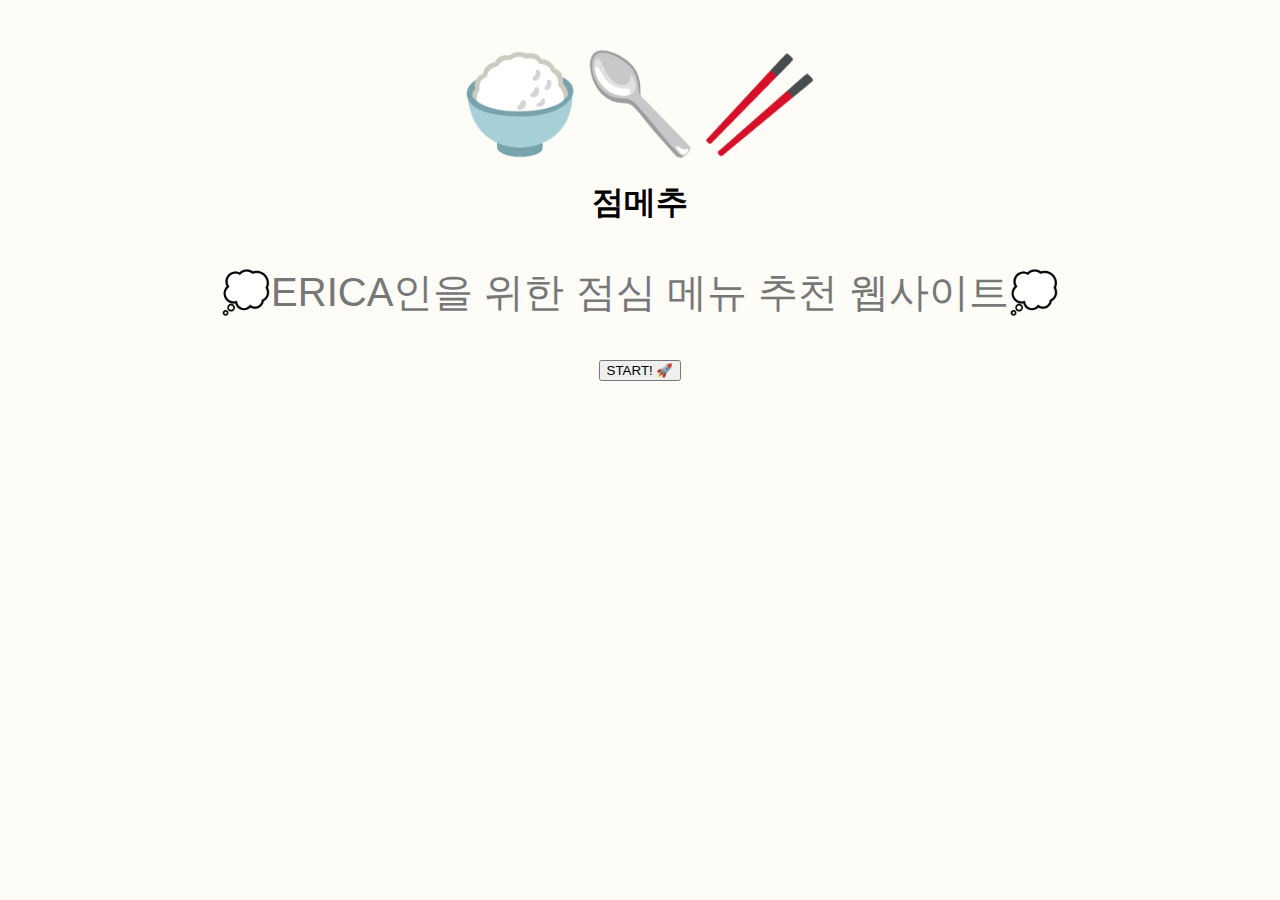
<file: index.html>
<!DOCTYPE html>
<html lang="ko">
<head>
    <meta charset="UTF-8">
    <title>점메추 - 시작</title>
    <link rel="stylesheet" href="css/style.css">
    <style>
        /* 화면 전환을 위한 스타일 */
        #step1-selection {
            display: none; /* 처음엔 숨김 */
        }
        
        /* 인트로 전용 타이틀 애니메이션 */
        .intro-emoji {
            font-size: 6rem;
            display: block;
            margin-bottom: 20px;
            animation: bounce 2s infinite;
        }

        .intro-text {
            font-size: 2.5rem;
            color: #777;
            margin-bottom: 40px;
        }

        /* 둥둥 떠다니는 애니메이션 */
        @keyframes bounce {
            0%, 100% { transform: translateY(0); }
            50% { transform: translateY(-20px); }
        }
    </style>
</head>
<body>
    <div class="container">
        
        <div id="intro-screen">
            <span class="intro-emoji">🍚🥄🥢</span>
            <h1>점메추</h1>
            <p class="intro-text">💭ERICA인을 위한 점심 메뉴 추천 웹사이트💭</p>
            <button class="btn blue" onclick="goToStep1()">START! 🚀</button>
        </div>

        <div id="step1-selection">
            <h1>오늘은 어떤 식사를 원하세요?</h1>
            <div class="btn-group">
                <button class="btn blue" onclick="selectMealType('main')">🍚 메인 식사</button>
                <button class="btn pink" onclick="selectMealType('simple')">🥪 간편 식사</button>
            </div>
        </div>

    </div>

    <script>
        // 인트로에서 다음 화면으로 넘가는 함수
        function goToStep1() {
            const intro = document.getElementById('intro-screen');
            const step1 = document.getElementById('step1-selection');

            intro.style.display = 'none'; // 인트로 숨김
            step1.style.display = 'block'; // 선택 화면 보임
        }

        // 기존 기능: 타입을 저장하고 카테고리 페이지로 이동
        function selectMealType(type) {
            localStorage.setItem('mealType', type);
            location.href = 'category.html';
        }
    </script>
</body>
</html>
</file>
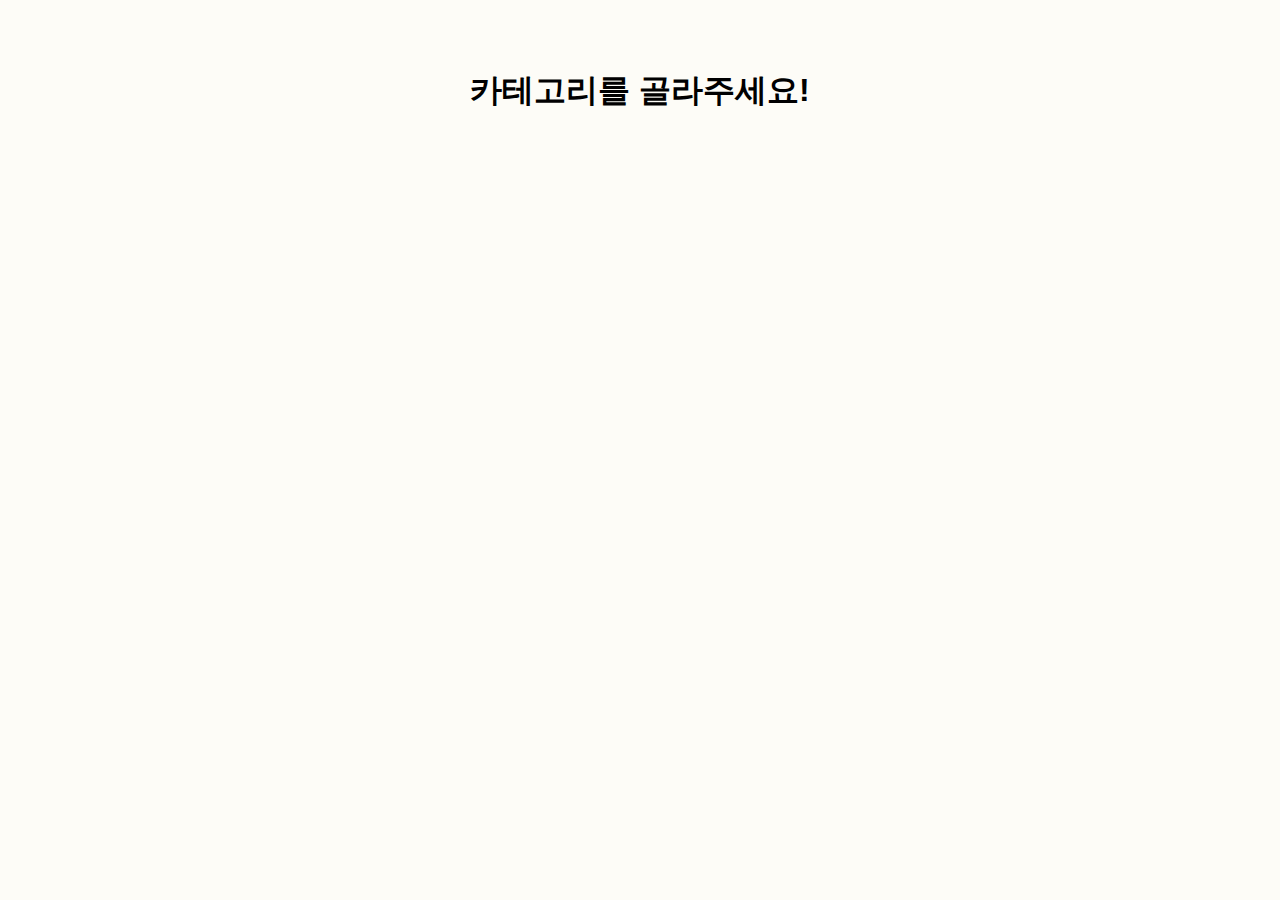
<file: category.html>
<!DOCTYPE html>
<html lang="ko">
<head>
    <meta charset="UTF-8">
    <title>점메추 - 카테고리 선택</title>
    <link rel="stylesheet" href="css/style.css">
</head>
<body>
    <div class="container">
        <h1>카테고리를 골라주세요!</h1>
        <div id="category-box" class="btn-group">
            </div>
    </div>

    <script src="js/category.js"></script>
</body>
</html>
</file>
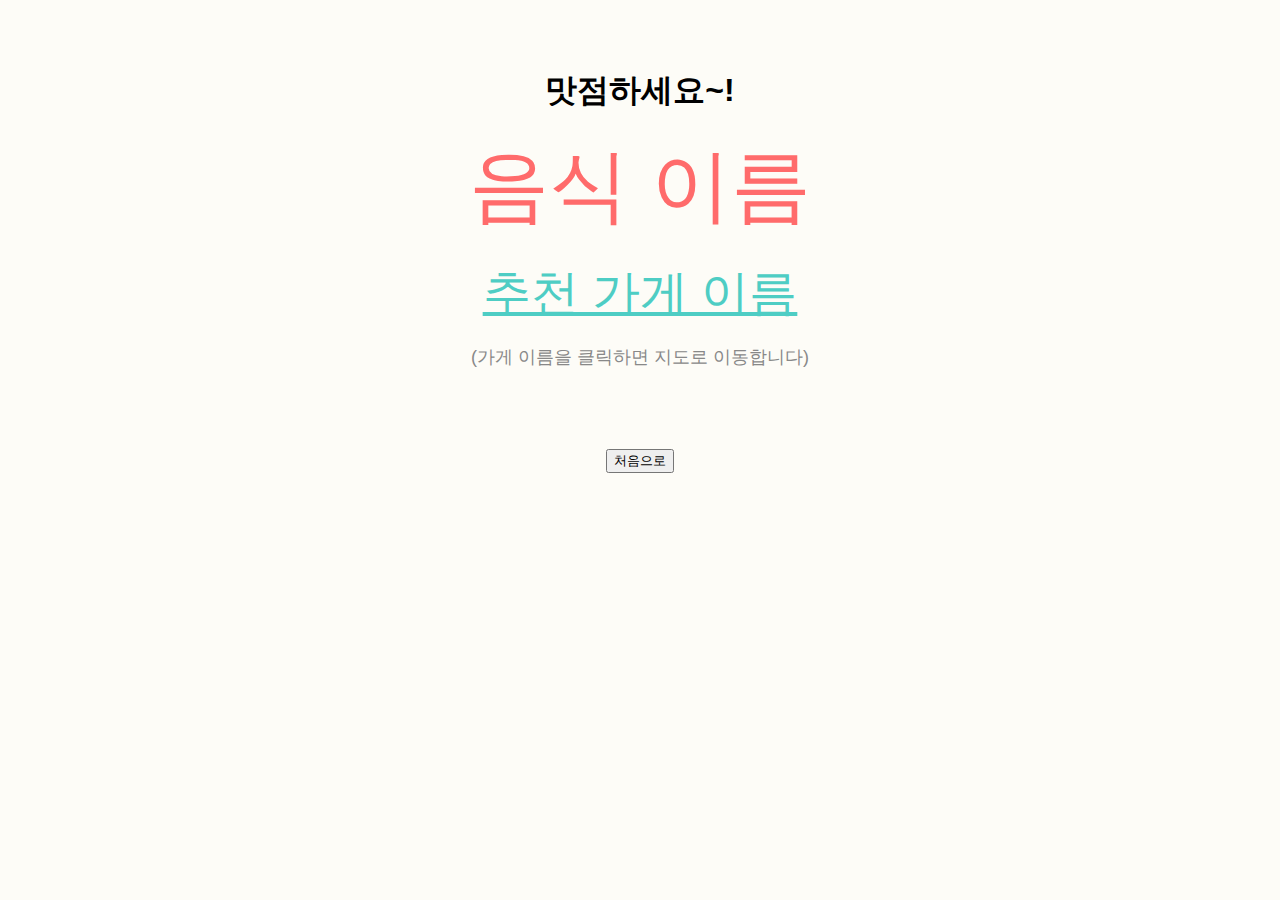
<file: result.html>
<!DOCTYPE html>
<html lang="ko">
<head>
    <meta charset="UTF-8">
    <title>점메추 - 결과</title>
    <link rel="stylesheet" href="css/style.css">
    <style>
        /* 결과 페이지 전용 스타일 */
        .result-container {
            animation: popUp 0.8s ease-out;
        }
        .food-name {
            font-size: 5rem;
            color: #FF6B6B;
            margin: 20px 0;
        }
        .store-name {
            font-size: 3rem;
            color: #4ECDC4;
            cursor: pointer;
            text-decoration: underline;
        }
        .store-name:hover {
            color: #2c3e50;
        }
        /* 폭죽 효과 (간단 CSS 애니메이션) */
        @keyframes popUp {
            0% { transform: scale(0); opacity: 0; }
            70% { transform: scale(1.1); }
            100% { transform: scale(1); opacity: 1; }
        }
        /* 컨페티(폭죽) 파티클 */
        .confetti {
            position: absolute;
            width: 10px;
            height: 10px;
            background-color: #f00;
            animation: fall linear forwards;
        }
    </style>
</head>
<body>
    <div id="confetti-container"></div>

    <div class="container result-container">
        <h1>맛점하세요~!</h1>
        <div id="foodName" class="food-name">음식 이름</div>
        <div id="storeName" class="store-name">추천 가게 이름</div>
        <p style="margin-top: 20px; color: #888;">(가게 이름을 클릭하면 지도로 이동합니다)</p>
        
        <button class="btn blue" style="margin-top: 50px;" onclick="location.href='index.html'">처음으로</button>
    </div>

    <script>
        // 데이터 불러오기
        const result = JSON.parse(localStorage.getItem('resultFood'));
        
        if(result) {
            document.getElementById('foodName').innerText = result.name;
            const storeEl = document.getElementById('storeName');
            storeEl.innerText = result.store;
            storeEl.onclick = function() {
                window.open(result.link, '_blank');
            };
        }

        // 간단한 폭죽 스크립트
        const colors = ['#ff0000', '#00ff00', '#0000ff', '#ffff00', '#ff00ff'];
        for(let i=0; i<100; i++) {
            const confetti = document.createElement('div');
            confetti.classList.add('confetti');
            confetti.style.left = Math.random() * 100 + 'vw';
            confetti.style.backgroundColor = colors[Math.floor(Math.random() * colors.length)];
            confetti.style.animationDuration = (Math.random() * 3 + 2) + 's';
            confetti.style.top = -10 + 'px';
            document.body.appendChild(confetti);
        }
        
        // CSS에 fall 애니메이션 정의 추가
        const styleSheet = document.createElement("style");
        styleSheet.innerText = `
            @keyframes fall {
                to { transform: translateY(100vh) rotate(720deg); }
            }
        `;
        document.head.appendChild(styleSheet);
    </script>
</body>
</html>
</file>
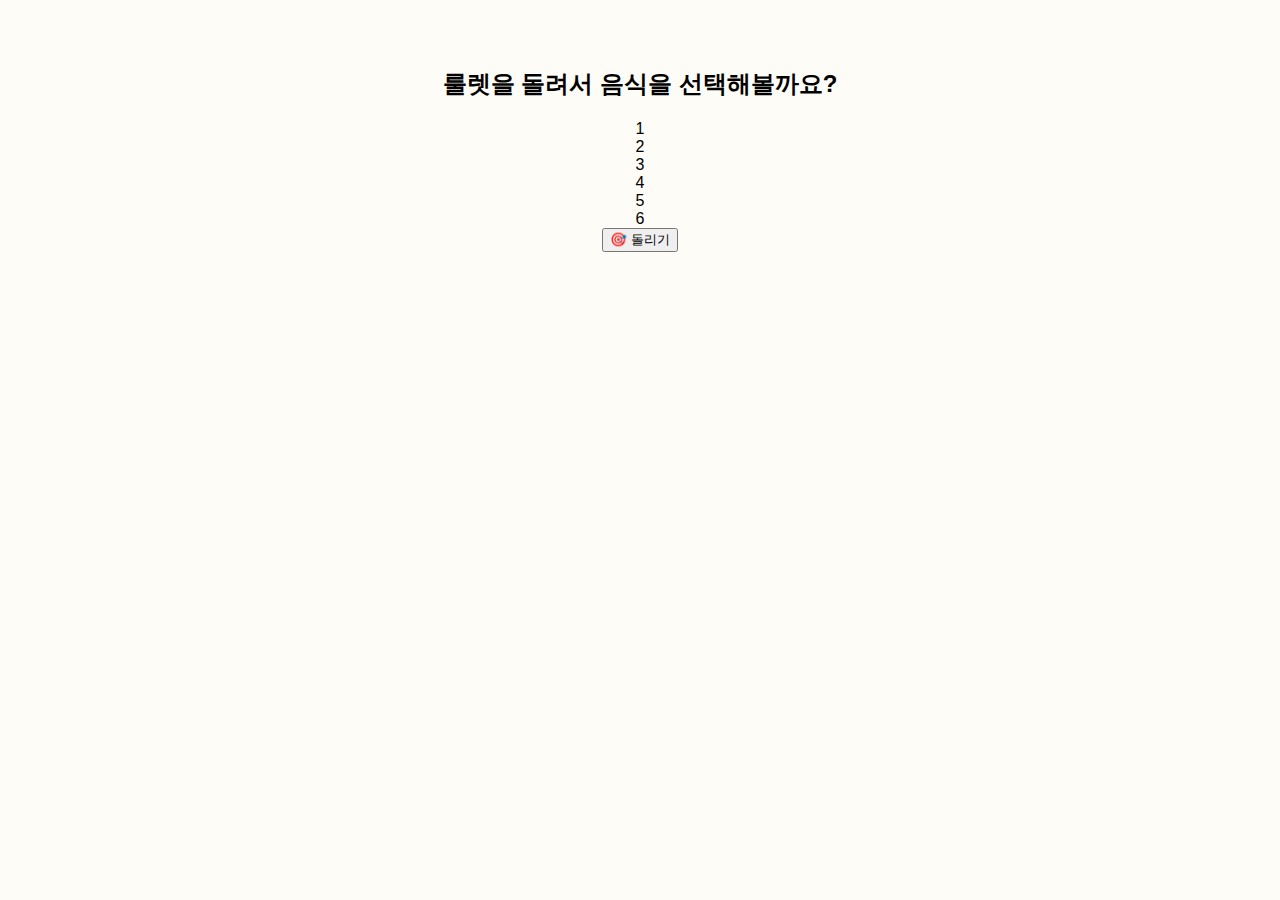
<file: roulette.html>
<!DOCTYPE html>
<html lang="ko">
<head>
    <meta charset="UTF-8">
    <meta name="viewport" content="width=device-width, initial-scale=1.0">
    <title>점메추 - 추천 룰렛</title>
    <link rel="stylesheet" href="css/style.css">
    <link rel="stylesheet" href="css/roulette.css">
</head>
<body>

    <h2>룰렛을 돌려서 음식을 선택해볼까요?</h2>

    <div class="roulette-container">
        <div id="roulette-wheel">
            <div class="slice">1</div>
            <div class="slice">2</div>
            <div class="slice">3</div>
            <div class="slice">4</div>
            <div class="slice">5</div>
            <div class="slice">6</div>
        </div>
    </div>

    <button id="spin-btn">🎯 돌리기</button>

    <script src="js/roulette.js"></script>
</body>
</html>
</file>
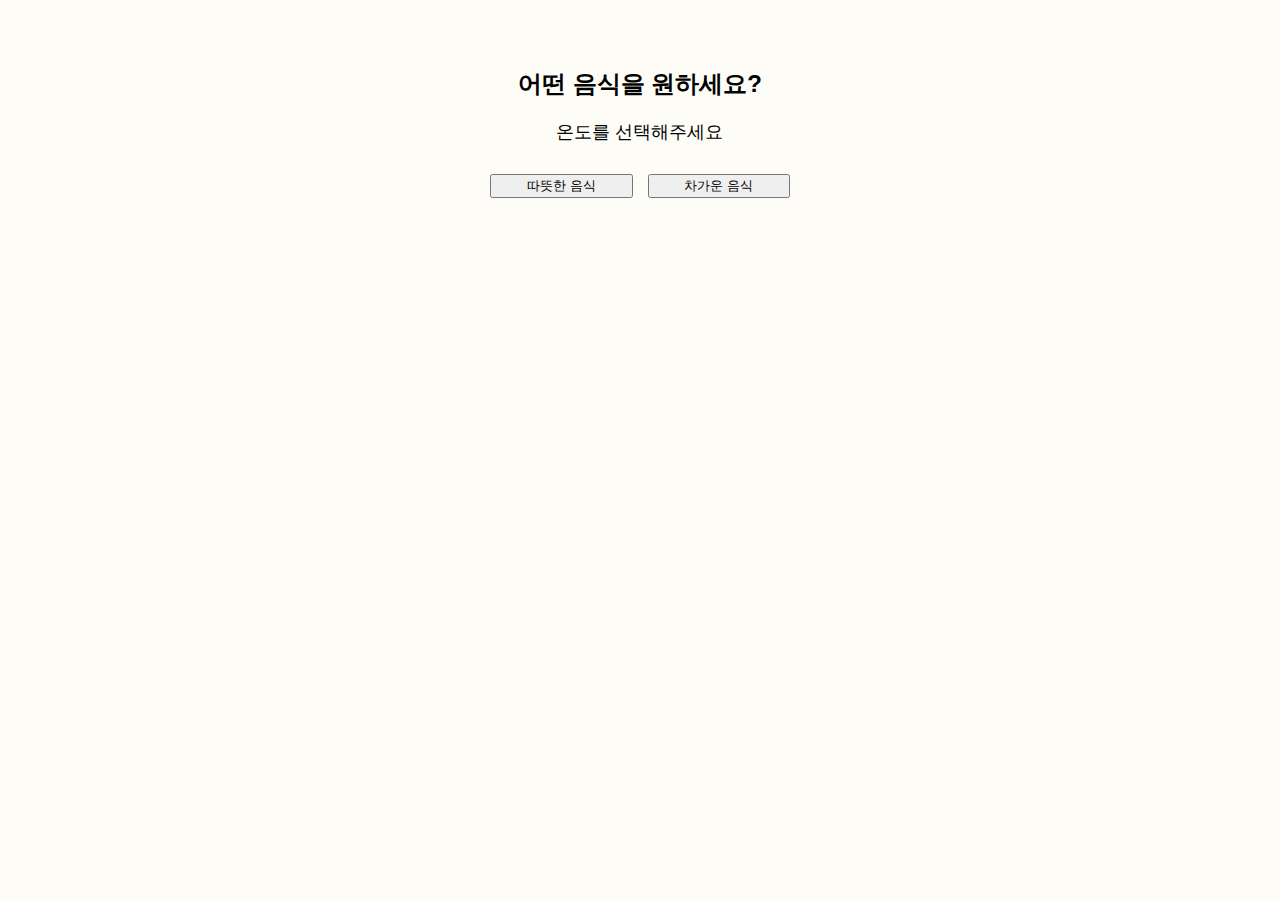
<file: taste.html>
<!DOCTYPE html>
<html lang="ko">
<head>
    <meta charset="UTF-8">
    <meta name="viewport" content="width=device-width, initial-scale=1.0">
    <title>점메추 - 온도 선택</title>
    <link rel="stylesheet" href="css/style.css">
</head>
<body>

    <h2>어떤 음식을 원하세요?</h2>
    <p>온도를 선택해주세요</p>

    <div class="category-container">
        <button class="taste-btn" data-taste="hot">따뜻한 음식</button>
        <button class="taste-btn" data-taste="cold">차가운 음식</button>
    </div>

    <script src="js/taste.js"></script>
</body>
</html>
</file>
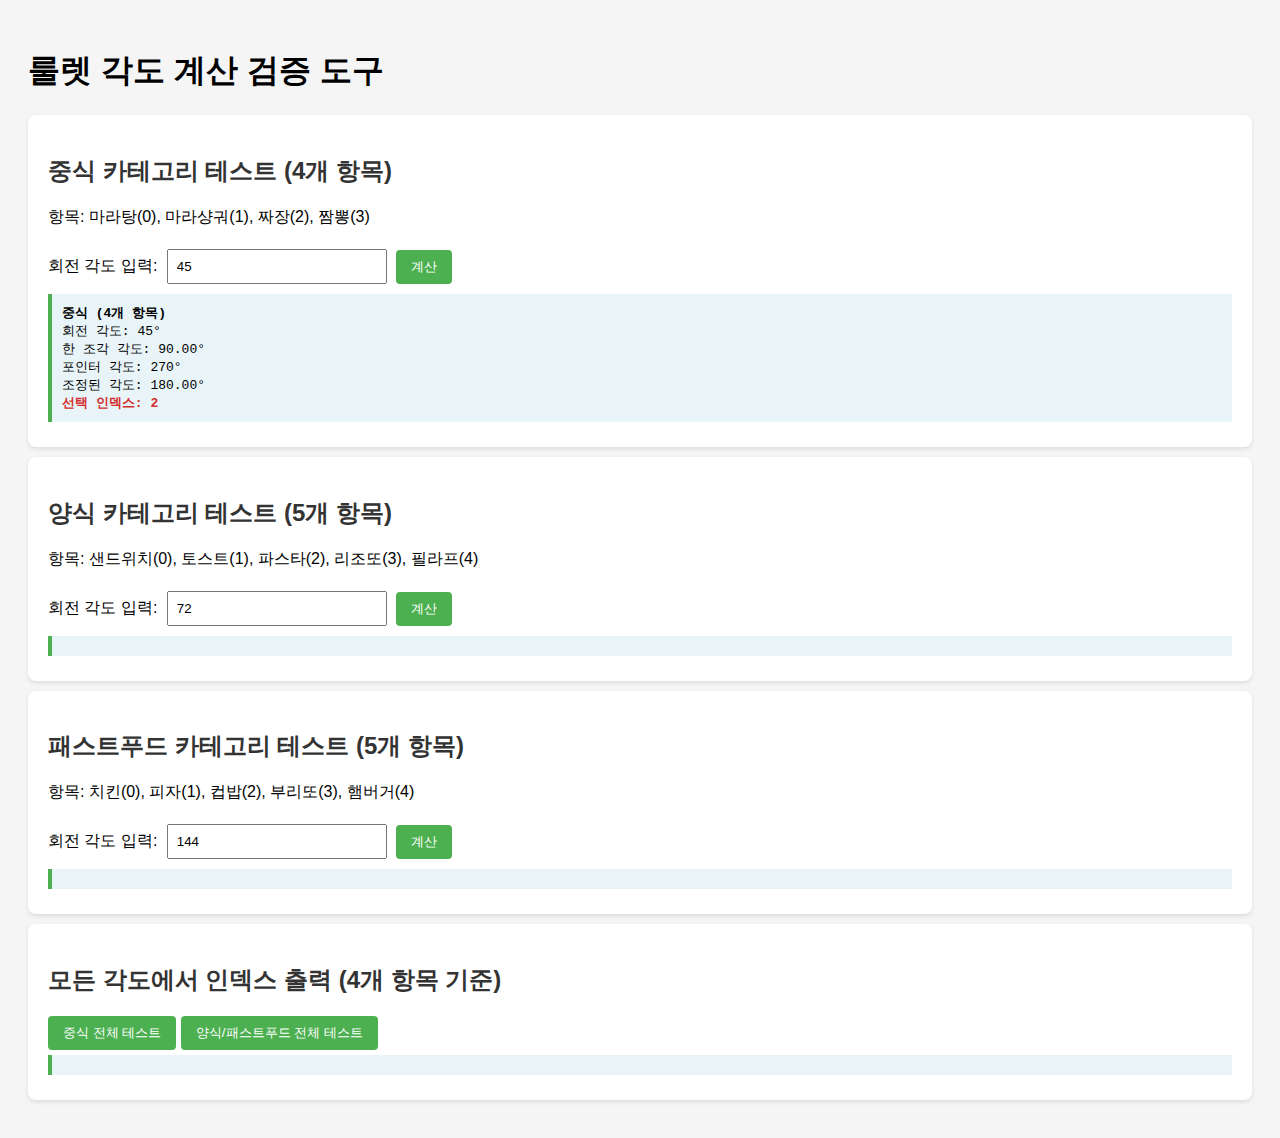
<file: test_angle.html>
<!DOCTYPE html>
<html lang="ko">
<head>
    <meta charset="UTF-8">
    <title>룰렛 각도 계산 테스트</title>
    <style>
        body {
            font-family: Arial, sans-serif;
            padding: 20px;
            background-color: #f5f5f5;
        }
        .test-box {
            background: white;
            padding: 20px;
            margin: 10px 0;
            border-radius: 8px;
            box-shadow: 0 2px 4px rgba(0,0,0,0.1);
        }
        h2 {
            color: #333;
        }
        .result {
            padding: 10px;
            margin: 5px 0;
            background-color: #e8f4f8;
            border-left: 4px solid #4CAF50;
            font-family: monospace;
        }
        input {
            padding: 8px;
            margin: 5px;
            width: 200px;
        }
        button {
            padding: 8px 15px;
            background-color: #4CAF50;
            color: white;
            border: none;
            border-radius: 4px;
            cursor: pointer;
        }
        button:hover {
            background-color: #45a049;
        }
    </style>
</head>
<body>
    <h1>룰렛 각도 계산 검증 도구</h1>
    
    <div class="test-box">
        <h2>중식 카테고리 테스트 (4개 항목)</h2>
        <p>항목: 마라탕(0), 마라샹궈(1), 짜장(2), 짬뽕(3)</p>
        
        회전 각도 입력: <input type="number" id="rotateInput1" value="45" step="1">
        <button onclick="testAngle('중식', 4, parseInt(document.getElementById('rotateInput1').value))">계산</button>
        <div id="result1" class="result"></div>
    </div>

    <div class="test-box">
        <h2>양식 카테고리 테스트 (5개 항목)</h2>
        <p>항목: 샌드위치(0), 토스트(1), 파스타(2), 리조또(3), 필라프(4)</p>
        
        회전 각도 입력: <input type="number" id="rotateInput2" value="72" step="1">
        <button onclick="testAngle('양식', 5, parseInt(document.getElementById('rotateInput2').value))">계산</button>
        <div id="result2" class="result"></div>
    </div>

    <div class="test-box">
        <h2>패스트푸드 카테고리 테스트 (5개 항목)</h2>
        <p>항목: 치킨(0), 피자(1), 컵밥(2), 부리또(3), 햄버거(4)</p>
        
        회전 각도 입력: <input type="number" id="rotateInput3" value="144" step="1">
        <button onclick="testAngle('패스트푸드', 5, parseInt(document.getElementById('rotateInput3').value))">계산</button>
        <div id="result3" class="result"></div>
    </div>

    <div class="test-box">
        <h2>모든 각도에서 인덱스 출력 (4개 항목 기준)</h2>
        <button onclick="testAllAngles(4)">중식 전체 테스트</button>
        <button onclick="testAllAngles(5)">양식/패스트푸드 전체 테스트</button>
        <div id="resultAll" class="result" style="max-height: 400px; overflow-y: auto;"></div>
    </div>

    <script>
        function testAngle(category, count, rotateDeg) {
            const arcDeg = 360 / count;
            const pointerDegFromRight = 270;
            const adjusted = (pointerDegFromRight - rotateDeg - arcDeg / 2 + 360) % 360;
            const index = Math.floor(adjusted / arcDeg);
            
            const result = `
<strong>${category} (${count}개 항목)</strong><br/>
회전 각도: ${rotateDeg}°<br/>
한 조각 각도: ${arcDeg.toFixed(2)}°<br/>
포인터 각도: ${pointerDegFromRight}°<br/>
조정된 각도: ${adjusted.toFixed(2)}°<br/>
<strong style="color: #d32f2f;">선택 인덱스: ${index}</strong>
            `;
            
            document.getElementById(`result${category === '중식' ? '1' : category === '양식' ? '2' : '3'}`).innerHTML = result;
        }

        function testAllAngles(count) {
            const arcDeg = 360 / count;
            let html = `<strong>${count}개 항목 기준 모든 각도</strong><br/>`;
            html += `한 조각 각도: ${arcDeg.toFixed(2)}°<br/><br/>`;
            
            for (let deg = 0; deg < 360; deg += 5) {
                const pointerDegFromRight = 270;
                const adjusted = (pointerDegFromRight - deg - arcDeg / 2 + 360) % 360;
                const index = Math.floor(adjusted / arcDeg);
                html += `각도 ${deg.toString().padStart(3)}° → 인덱스 ${index}<br/>`;
            }
            
            document.getElementById('resultAll').innerHTML = html;
        }

        // 초기 테스트
        testAngle('중식', 4, 45);
    </script>
</body>
</html>
</file>
<file: css/style.css>
body {
    font-family: Pretendard, sans-serif;
    text-align: center;
    padding: 40px;
    background-color: #fdfcf7;
}

h1 {
    font-size: 32px;
    margin-bottom: 10px;
}

p {
    font-size: 18px;
    margin-bottom: 30px;
}

.category-container {
    display: grid;
    grid-template-columns: repeat(2, 1fr);
    gap: 15px;
    max-width: 300px;
    margin: auto;
}

.category-btn {
    padding: 15px;
    font-size: 16px;
    border: none;
    border-radius: 12px;
    background-color: #ffbe5c;
    cursor: pointer;
    transition: 0.2s;
}

.category-btn:hover {
    background-color: #ffa93b;
    transform: translateY(-3px);
}
</file>
<file: css/roulette.css>
.roulette-wrapper {
    position: relative;
    margin: 20px auto;
}
#rouletteCanvas {
    border-radius: 50%;
    border: 10px solid #555;
    transition: transform 5s cubic-bezier(0.25, 0.1, 0.25, 1); /* 5초 동안 부드럽게 멈춤 */
}
.arrow {
    position: absolute;
    top: -30px;
    left: 50%;
    transform: translateX(-50%);
    font-size: 3rem;
    color: red;
    z-index: 10;
    text-shadow: 2px 2px 2px white;
}
</file>
